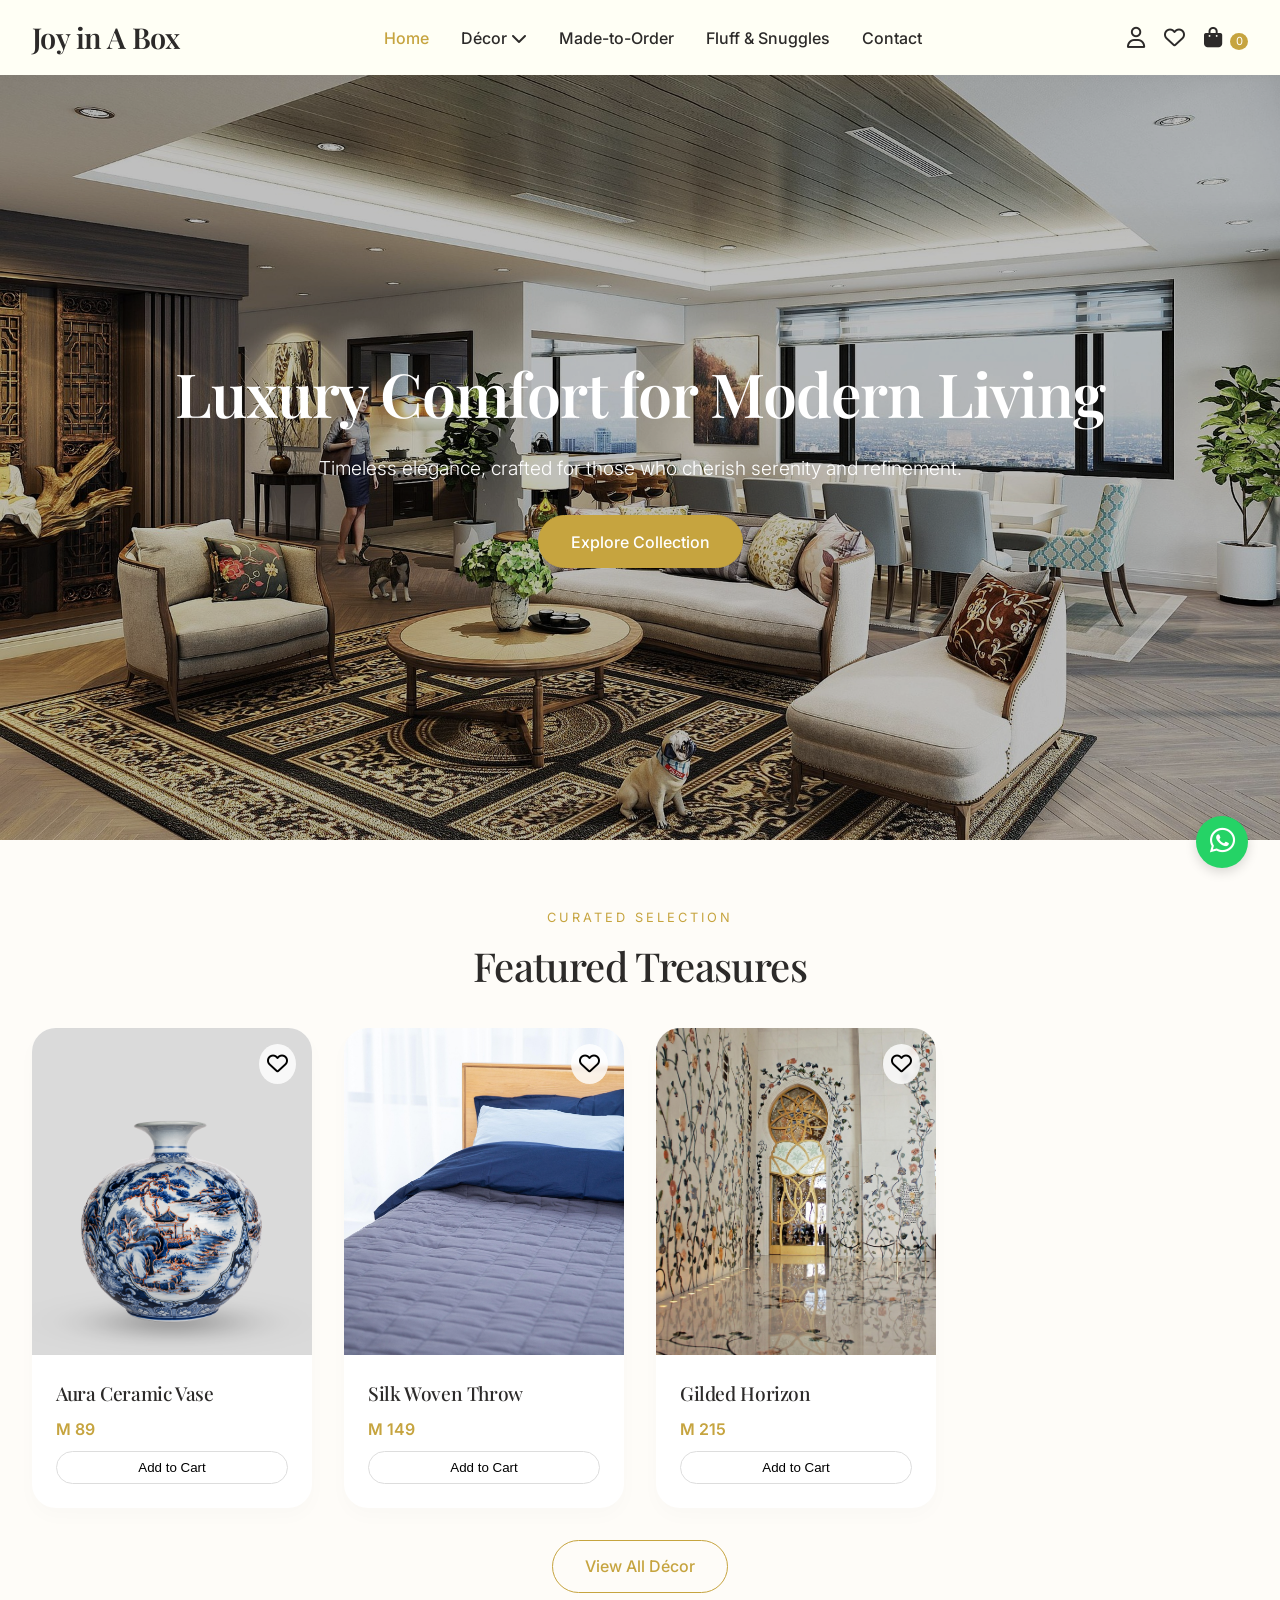
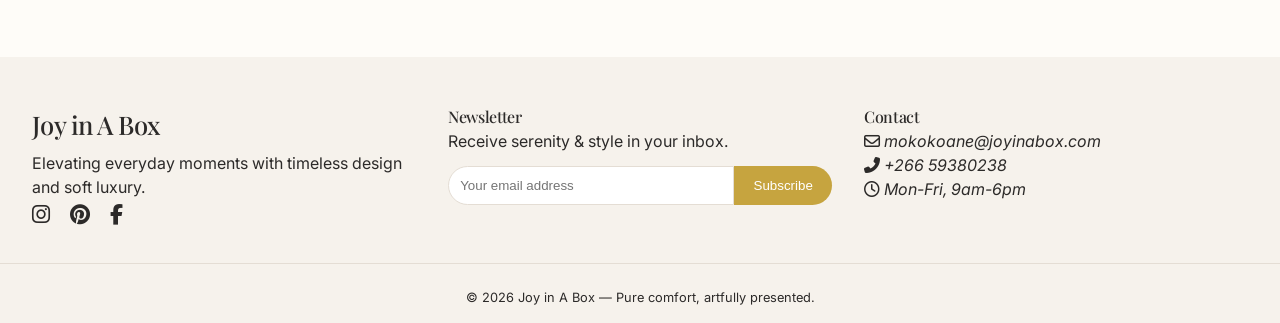
<file: index.html>
<!DOCTYPE html>
<html lang="en">
<head>
    <meta charset="UTF-8">
    <meta name="viewport" content="width=device-width, initial-scale=1.0, viewport-fit=cover">
    <title>Joy in A Box | Luxury Comfort</title>
    <link rel="preconnect" href="https://fonts.googleapis.com">
    <link rel="preconnect" href="https://fonts.gstatic.com" crossorigin>
    <link href="https://fonts.googleapis.com/css2?family=Inter:opsz,wght@14..32,300;14..32,400;14..32,500;14..32,600&family=Playfair+Display:wght@400;500;600;700&display=swap" rel="stylesheet">
    <link rel="stylesheet" href="https://cdnjs.cloudflare.com/ajax/libs/font-awesome/6.5.1/css/all.min.css">
    <link rel="stylesheet" href="styles.css">
</head>
<body>
    <header class="header">
        <div class="container header-container">
            <div class="logo">
                <a href="index.html">Joy in A Box</a>
            </div>
            <nav class="main-nav">
                <ul class="nav-links">
                    <li><a href="index.html" class="active">Home</a></li>
                    <li class="dropdown-trigger">
                        <a href="decor.html">Décor <i class="fas fa-chevron-down dropdown-arrow"></i></a>
                        <ul class="dropdown-menu">
                            <li><a href="decor.html#wall-art">Wall Art</a></li>
                            <li><a href="decor.html#vases">Vases</a></li>
                            <li><a href="decor.html#lighting">Lighting</a></li>
                        </ul>
                    </li>
                    <li><a href="made-to-order.html">Made-to-Order</a></li>
                    <li><a href="fluff-snuggles.html">Fluff & Snuggles</a></li>
                    <li><a href="contact.html">Contact</a></li>
                </ul>
            </nav>
            <div class="header-icons">
                <a href="#" aria-label="Account" class="icon-btn"><i class="far fa-user"></i></a>
                <a href="#" aria-label="Favourites" class="icon-btn"><i class="far fa-heart"></i></a>
                <a href="#" aria-label="Cart" class="icon-btn cart-icon"><i class="fas fa-shopping-bag"></i> <span class="cart-count">0</span></a>
            </div>
            <button class="mobile-menu-toggle" aria-label="Menu"><i class="fas fa-bars"></i></button>
        </div>
    </header>

    <main>
        <section class="hero">
            <div class="hero-image">
                <div class="hero-overlay"></div>
                <div class="hero-content container">
                    <h1 class="hero-title">Luxury Comfort for Modern Living</h1>
                    <p class="hero-subtitle">Timeless elegance, crafted for those who cherish serenity and refinement.</p>
                    <a href="decor.html" class="btn btn-gold">Explore Collection</a>
                </div>
            </div>
        </section>

        <section class="featured container">
            <div class="section-header">
                <span class="section-tag">Curated Selection</span>
                <h2 class="section-title">Featured Treasures</h2>
            </div>
            <div class="product-grid">
                <div class="product-card">
                    <div class="product-image">
                        <img src="images/aura-vase.png" alt="Aura Ceramic Vase">
                        <button class="fav-btn"><i class="far fa-heart"></i></button>
                    </div>
                    <div class="product-info">
                        <h3>Aura Ceramic Vase</h3>
                        <p class="price">M 89</p>
                        <button class="btn-add-cart">Add to Cart</button>
                    </div>
                </div>
                <div class="product-card">
                    <div class="product-image">
                        <img src="images/silk-throw.jpg" alt="Silk Woven Throw">
                        <button class="fav-btn"><i class="far fa-heart"></i></button>
                    </div>
                    <div class="product-info">
                        <h3>Silk Woven Throw</h3>
                        <p class="price">M 149</p>
                        <button class="btn-add-cart">Add to Cart</button>
                    </div>
                </div>
                <div class="product-card">
                    <div class="product-image">
                        <img src="images/gilded-horizon.jpg" alt="Gilded Horizon">
                        <button class="fav-btn"><i class="far fa-heart"></i></button>
                    </div>
                    <div class="product-info">
                        <h3>Gilded Horizon</h3>
                        <p class="price">M 215</p>
                        <button class="btn-add-cart">Add to Cart</button>
                    </div>
                </div>
            </div>
            <div class="cta-center">
                <a href="decor.html" class="btn btn-outline">View All Décor</a>
            </div>
        </section>
    </main>

    <footer class="footer">
        <div class="container footer-grid">
            <div class="footer-brand">
                <div class="logo-footer">Joy in A Box</div>
                <p>Elevating everyday moments with timeless design and soft luxury.</p>
                <div class="social-links">
                    <a href="#" aria-label="Instagram"><i class="fab fa-instagram"></i></a>
                    <a href="#" aria-label="Pinterest"><i class="fab fa-pinterest"></i></a>
                    <a href="#" aria-label="Facebook"><i class="fab fa-facebook-f"></i></a>
                </div>
            </div>
            <div class="footer-newsletter">
                <h4>Newsletter</h4>
                <p>Receive serenity & style in your inbox.</p>
                <form class="newsletter-form">
                    <input type="email" placeholder="Your email address" required>
                    <button type="submit">Subscribe</button>
                </form>
            </div>
            <div class="footer-contact">
                <h4>Contact</h4>
                <address>
                    <p><i class="far fa-envelope"></i> mokokoane@joyinabox.com</p>
                    <p><i class="fas fa-phone-alt"></i> +266 59380238</p>
                    <p><i class="far fa-clock"></i> Mon-Fri, 9am-6pm </p>
                </address>
            </div>
        </div>
        <div class="footer-bottom">
            <div class="container"><p>© 2026 Joy in A Box — Pure comfort, artfully presented.</p></div>
        </div>
    </footer>

    <a href="https://wa.me/18004399021" class="floating-wa" target="_blank" aria-label="WhatsApp Chat"><i class="fab fa-whatsapp"></i></a>
    <button class="scroll-top" aria-label="Scroll to top"><i class="fas fa-arrow-up"></i></button>

    <script src="script.js"></script>
</body>
</html>
</file>
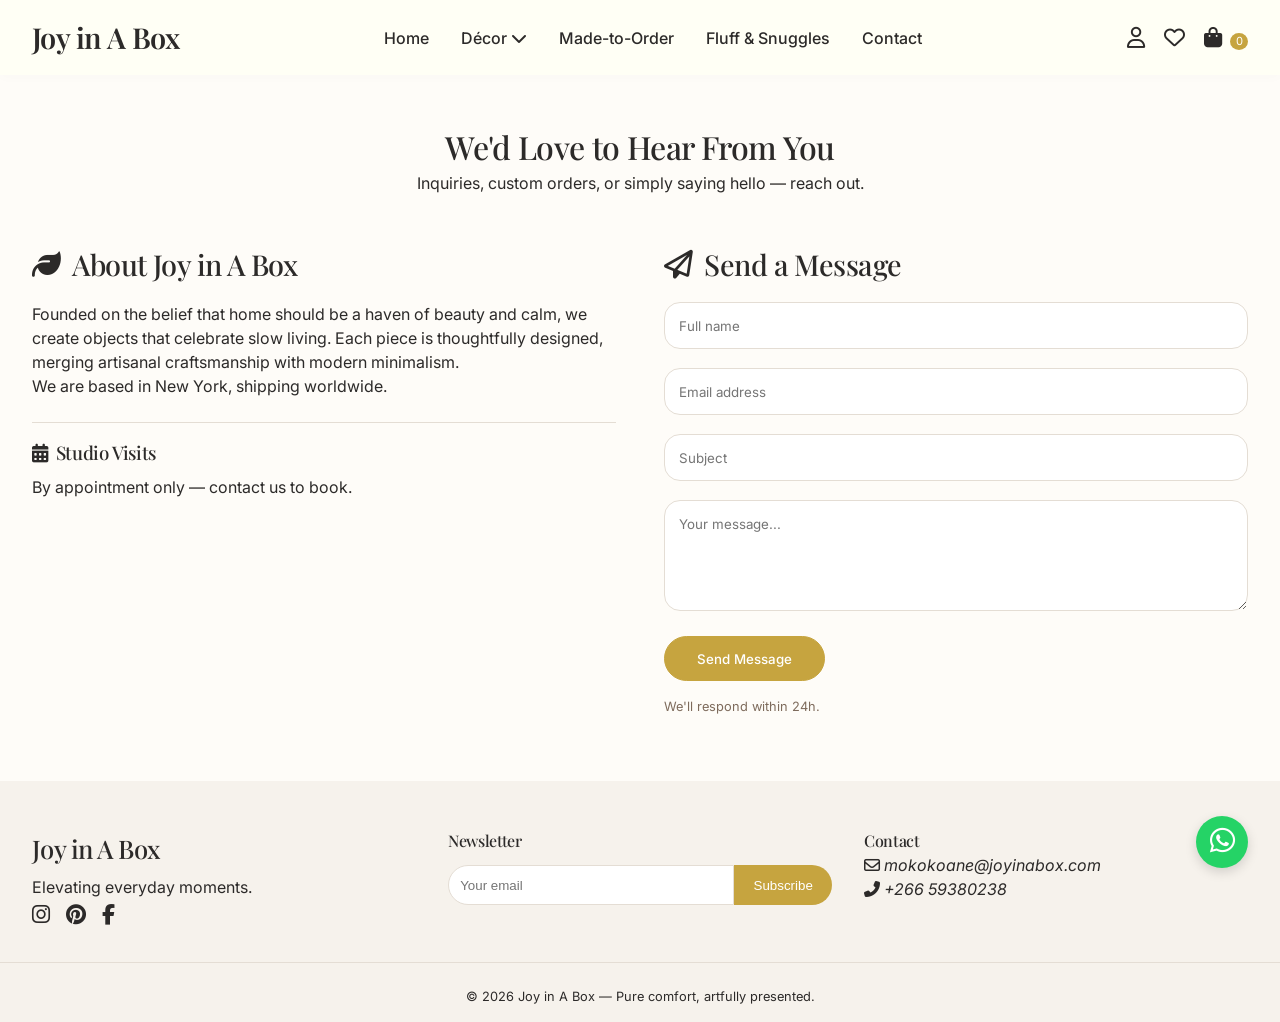
<file: contact.html>
<!DOCTYPE html>
<html lang="en">
<head>
    <meta charset="UTF-8">
    <meta name="viewport" content="width=device-width, initial-scale=1.0">
    <title>Contact | Joy in A Box</title>
    <link href="https://fonts.googleapis.com/css2?family=Inter:opsz,wght@300;400;500;600&family=Playfair+Display:wght@400;500;600;700&display=swap" rel="stylesheet">
    <link rel="stylesheet" href="https://cdnjs.cloudflare.com/ajax/libs/font-awesome/6.5.1/css/all.min.css">
    <link rel="stylesheet" href="styles.css">
</head>
<body>
    <header class="header"><div class="container header-container"><div class="logo"><a href="index.html">Joy in A Box</a></div><nav class="main-nav"><ul class="nav-links"><li><a href="index.html">Home</a></li><li class="dropdown-trigger"><a href="decor.html">Décor <i class="fas fa-chevron-down dropdown-arrow"></i></a><ul class="dropdown-menu"><li><a href="decor.html#wall-art">Wall Art</a></li><li><a href="decor.html#vases">Vases</a></li><li><a href="decor.html#lighting">Lighting</a></li></ul></li><li><a href="made-to-order.html">Made-to-Order</a></li><li><a href="fluff-snuggles.html">Fluff & Snuggles</a></li><li><a href="contact.html">Contact</a></li></ul></nav><div class="header-icons"><a href="#" class="icon-btn"><i class="far fa-user"></i></a><a href="#" class="icon-btn"><i class="far fa-heart"></i></a><a href="#" class="icon-btn cart-icon"><i class="fas fa-shopping-bag"></i> <span class="cart-count">0</span></a></div><button class="mobile-menu-toggle"><i class="fas fa-bars"></i></button></div></header>

    <main>
        <div class="page-header container">
            <h1>We'd Love to Hear From You</h1>
            <p>Inquiries, custom orders, or simply saying hello — reach out.</p>
        </div>

        <div class="contact-grid container">
            <div class="about-us">
                <h2><i class="fas fa-leaf"></i> About Joy in A Box</h2>
                <p>Founded on the belief that home should be a haven of beauty and calm, we create objects that celebrate slow living. Each piece is thoughtfully designed, merging artisanal craftsmanship with modern minimalism.</p>
                <p>We are based in New York, shipping worldwide.</p>
                <div class="store-hours">
                    <h3><i class="fas fa-calendar-alt"></i> Studio Visits</h3>
                    <p>By appointment only — contact us to book.</p>
                </div>
            </div>
            <div class="contact-form-wrapper">
                <h2><i class="far fa-paper-plane"></i> Send a Message</h2>
                <form class="contact-form" id="contactForm">
                    <div class="form-group"><input type="text" placeholder="Full name" required></div>
                    <div class="form-group"><input type="email" placeholder="Email address" required></div>
                    <div class="form-group"><input type="text" placeholder="Subject"></div>
                    <div class="form-group"><textarea rows="5" placeholder="Your message..." required></textarea></div>
                    <button type="submit" class="btn btn-gold">Send Message</button>
                    <p class="form-note">We'll respond within 24h.</p>
                </form>
            </div>
        </div>
    </main>

    <footer class="footer"><div class="container footer-grid"><div class="footer-brand"><div class="logo-footer">Joy in A Box</div><p>Elevating everyday moments.</p><div class="social-links"><a href="#"><i class="fab fa-instagram"></i></a><a href="#"><i class="fab fa-pinterest"></i></a><a href="#"><i class="fab fa-facebook-f"></i></a></div></div><div class="footer-newsletter"><h4>Newsletter</h4><form class="newsletter-form"><input type="email" placeholder="Your email"><button>Subscribe</button></form></div><div class="footer-contact"><h4>Contact</h4><address><p><i class="far fa-envelope"></i> mokokoane@joyinabox.com</p><p><i class="fas fa-phone-alt"></i> +266 59380238</p></address></div></div><div class="footer-bottom"><div class="container"><p>© 2026 Joy in A Box — Pure comfort, artfully presented.</p></div></div></footer>
    <a href="https://wa.me/18004399021" class="floating-wa"><i class="fab fa-whatsapp"></i></a>
    <button class="scroll-top"><i class="fas fa-arrow-up"></i></button>
    <script src="script.js"></script>
</body>
</html>
</file>
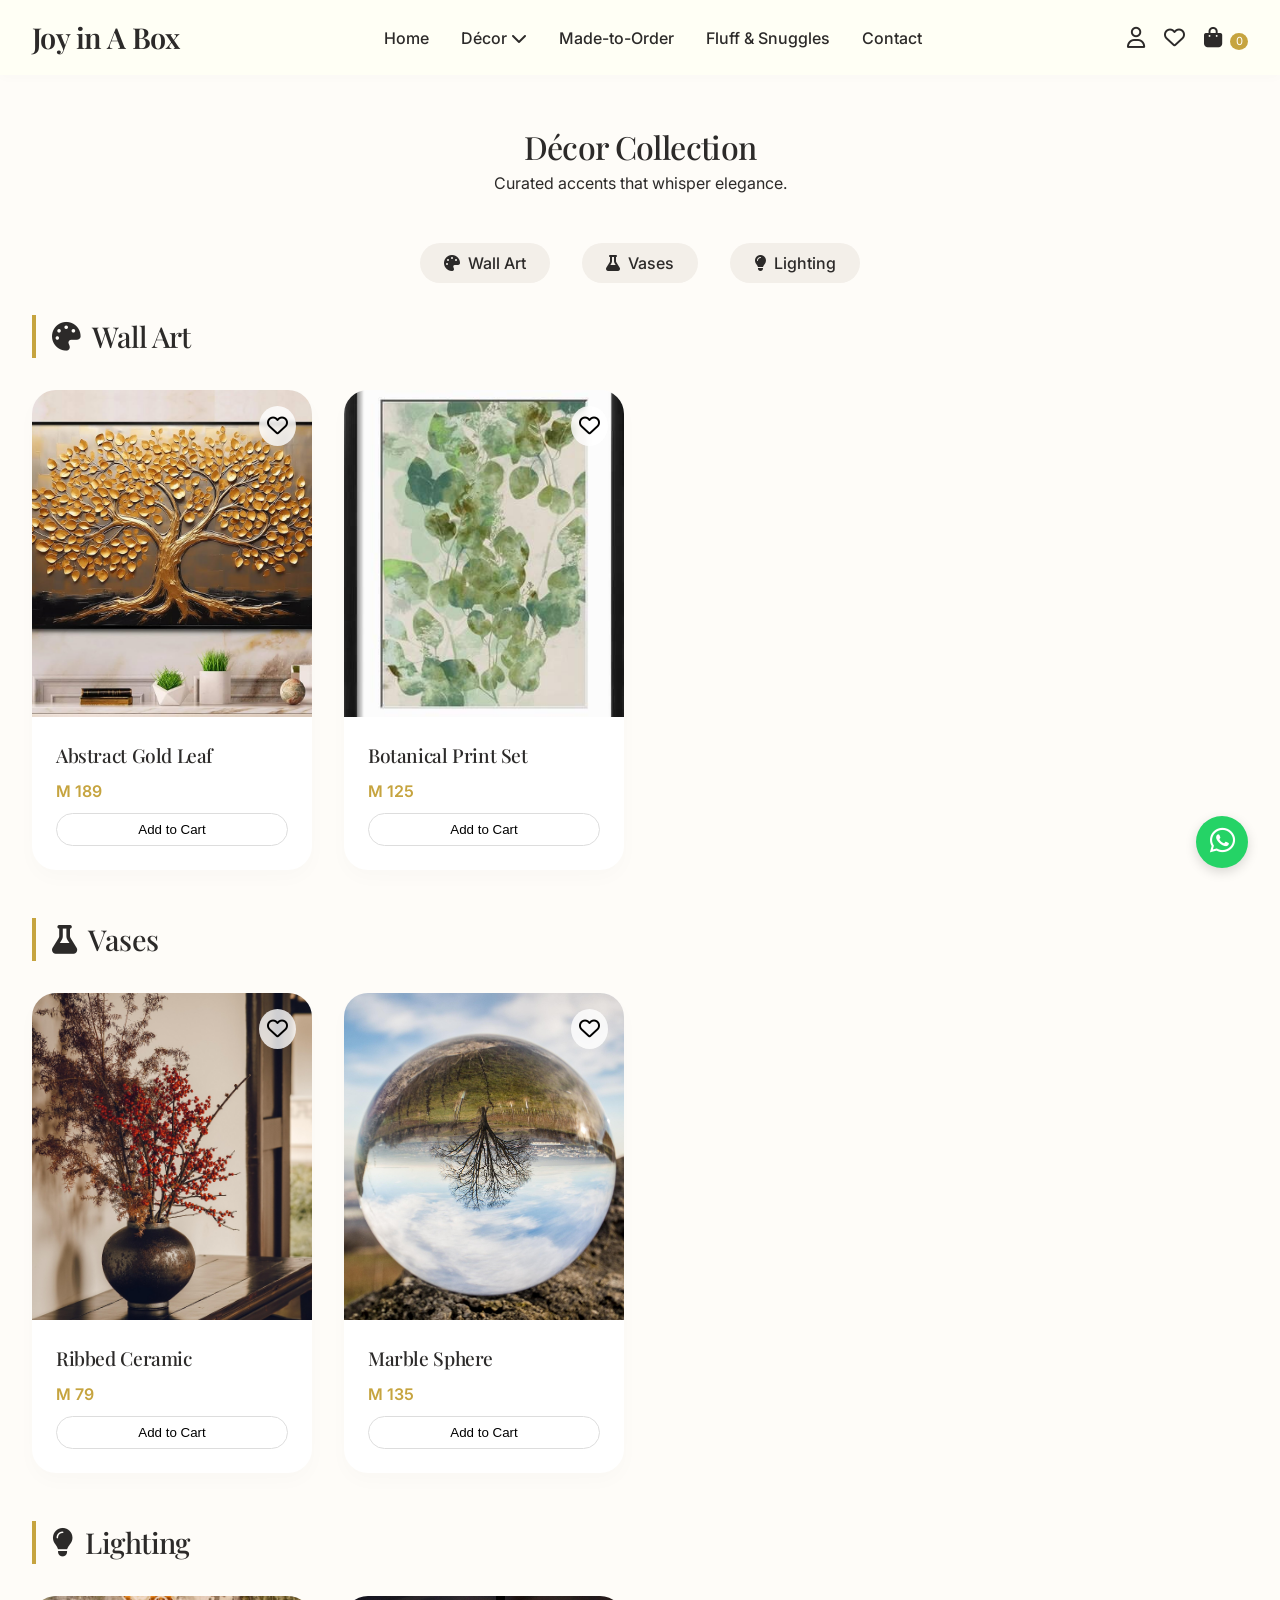
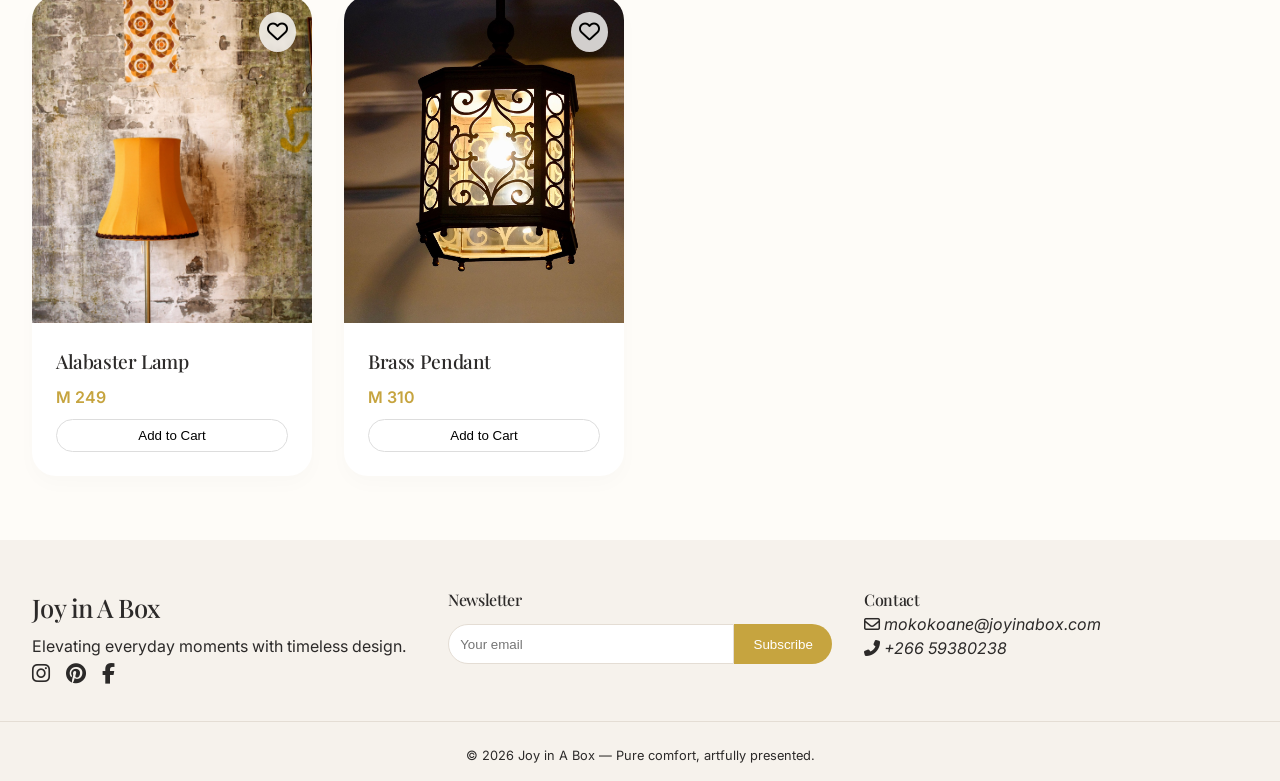
<file: decor.html>
<!DOCTYPE html>
<html lang="en">
<head>
    <meta charset="UTF-8">
    <meta name="viewport" content="width=device-width, initial-scale=1.0">
    <title>Décor | Joy in A Box</title>
    <link rel="preconnect" href="https://fonts.googleapis.com">
    <link href="https://fonts.googleapis.com/css2?family=Inter:opsz,wght@300;400;500;600&family=Playfair+Display:wght@400;500;600;700&display=swap" rel="stylesheet">
    <link rel="stylesheet" href="https://cdnjs.cloudflare.com/ajax/libs/font-awesome/6.5.1/css/all.min.css">
    <link rel="stylesheet" href="styles.css">
</head>
<body>
    <header class="header">
        <div class="container header-container">
            <div class="logo"><a href="index.html">Joy in A Box</a></div>
            <nav class="main-nav">
                <ul class="nav-links">
                    <li><a href="index.html">Home</a></li>
                    <li class="dropdown-trigger"><a href="decor.html">Décor <i class="fas fa-chevron-down dropdown-arrow"></i></a>
                        <ul class="dropdown-menu">
                            <li><a href="#wall-art">Wall Art</a></li>
                            <li><a href="#vases">Vases</a></li>
                            <li><a href="#lighting">Lighting</a></li>
                        </ul>
                    </li>
                    <li><a href="made-to-order.html">Made-to-Order</a></li>
                    <li><a href="fluff-snuggles.html">Fluff & Snuggles</a></li>
                    <li><a href="contact.html">Contact</a></li>
                </ul>
            </nav>
            <div class="header-icons"><a href="#" class="icon-btn"><i class="far fa-user"></i></a><a href="#" class="icon-btn"><i class="far fa-heart"></i></a><a href="#" class="icon-btn cart-icon"><i class="fas fa-shopping-bag"></i> <span class="cart-count">0</span></a></div>
            <button class="mobile-menu-toggle"><i class="fas fa-bars"></i></button>
        </div>
    </header>

    <main>
        <div class="page-header container">
            <h1>Décor Collection</h1>
            <p>Curated accents that whisper elegance.</p>
        </div>

        <div class="decor-categories container">
            <ul class="categories-list">
                <li><span class="cat-badge"><i class="fas fa-palette"></i> Wall Art</span></li>
                <li><span class="cat-badge"><i class="fas fa-flask"></i> Vases</span></li>
                <li><span class="cat-badge"><i class="fas fa-lightbulb"></i> Lighting</span></li>
            </ul>
        </div>

        <div class="container">
            <section id="wall-art" class="decor-section">
                <h2><i class="fas fa-palette"></i> Wall Art</h2>
                <div class="product-grid">
                    <div class="product-card"><div class="product-image"><img src="images/abstract-gold-leaf.jpg" alt="Abstract Gold Leaf"><button class="fav-btn"><i class="far fa-heart"></i></button></div><div class="product-info"><h3>Abstract Gold Leaf</h3><p class="price">M 189</p><button class="btn-add-cart">Add to Cart</button></div></div>
                    <div class="product-card"><div class="product-image"><img src="images/botanical-print.jpg" alt="Botanical Print"><button class="fav-btn"><i class="far fa-heart"></i></button></div><div class="product-info"><h3>Botanical Print Set</h3><p class="price">M 125</p><button class="btn-add-cart">Add to Cart</button></div></div>
                </div>
            </section>
            <section id="vases" class="decor-section">
                <h2><i class="fas fa-flask"></i> Vases</h2>
                <div class="product-grid">
                    <div class="product-card"><div class="product-image"><img src="images/ribbed-ceramic.jpg" alt="Ribbed Ceramic"><button class="fav-btn"><i class="far fa-heart"></i></button></div><div class="product-info"><h3>Ribbed Ceramic</h3><p class="price">M 79</p><button class="btn-add-cart">Add to Cart</button></div></div>
                    <div class="product-card"><div class="product-image"><img src="images/marble-sphere.jpg" alt="Marble Sphere"><button class="fav-btn"><i class="far fa-heart"></i></button></div><div class="product-info"><h3>Marble Sphere</h3><p class="price">M 135</p><button class="btn-add-cart">Add to Cart</button></div></div>
                </div>
            </section>
            <section id="lighting" class="decor-section">
                <h2><i class="fas fa-lightbulb"></i> Lighting</h2>
                <div class="product-grid">
                    <div class="product-card"><div class="product-image"><img src="images/alabaster-lamp.jpg" alt="Alabaster Lamp"><button class="fav-btn"><i class="far fa-heart"></i></button></div><div class="product-info"><h3>Alabaster Lamp</h3><p class="price">M 249</p><button class="btn-add-cart">Add to Cart</button></div></div>
                    <div class="product-card"><div class="product-image"><img src="images/brass-pendant.jpg" alt="Brass Pendant"><button class="fav-btn"><i class="far fa-heart"></i></button></div><div class="product-info"><h3>Brass Pendant</h3><p class="price">M 310</p><button class="btn-add-cart">Add to Cart</button></div></div>
                </div>
            </section>
        </div>
    </main>

    <footer class="footer"><div class="container footer-grid"><div class="footer-brand"><div class="logo-footer">Joy in A Box</div><p>Elevating everyday moments with timeless design.</p><div class="social-links"><a href="#"><i class="fab fa-instagram"></i></a><a href="#"><i class="fab fa-pinterest"></i></a><a href="#"><i class="fab fa-facebook-f"></i></a></div></div><div class="footer-newsletter"><h4>Newsletter</h4><form class="newsletter-form"><input type="email" placeholder="Your email"><button>Subscribe</button></form></div><div class="footer-contact"><h4>Contact</h4><address><p><i class="far fa-envelope"></i> mokokoane@joyinabox.com</p><p><i class="fas fa-phone-alt"></i> +266 59380238</p></address></div></div><div class="footer-bottom"><div class="container"><p>© 2026 Joy in A Box — Pure comfort, artfully presented.</p></div></div></footer>
    <a href="https://wa.me/18004399021" class="floating-wa" target="_blank"><i class="fab fa-whatsapp"></i></a>
    <button class="scroll-top"><i class="fas fa-arrow-up"></i></button>
    <script src="script.js"></script>
</body>
</html>
</file>
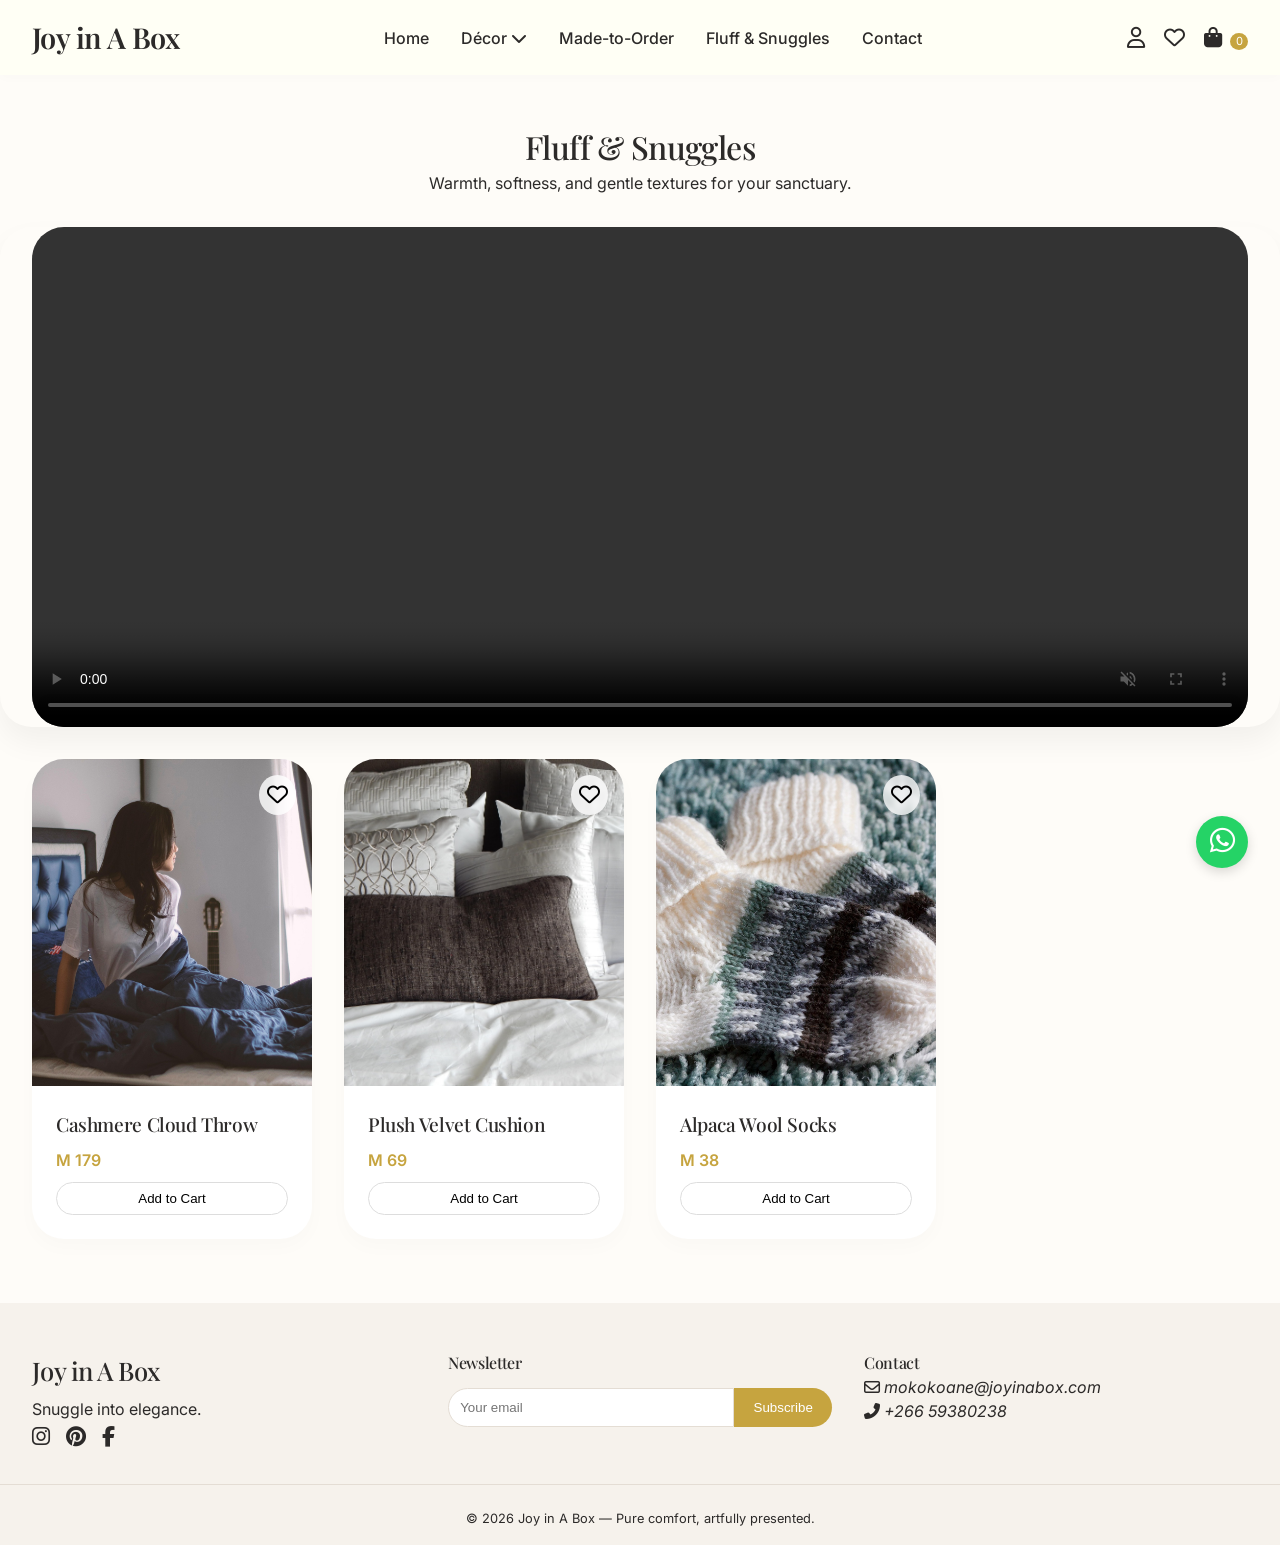
<file: fluff-snuggles.html>
<!DOCTYPE html>
<html lang="en">
<head>
    <meta charset="UTF-8">
    <meta name="viewport" content="width=device-width, initial-scale=1.0">
    <title>Fluff & Snuggles | Joy in A Box</title>
    <link href="https://fonts.googleapis.com/css2?family=Inter:opsz,wght@300;400;500;600&family=Playfair+Display:wght@400;500;600;700&display=swap" rel="stylesheet">
    <link rel="stylesheet" href="https://cdnjs.cloudflare.com/ajax/libs/font-awesome/6.5.1/css/all.min.css">
    <link rel="stylesheet" href="styles.css">
</head>
<body>
    <header class="header"><div class="container header-container"><div class="logo"><a href="index.html">Joy in A Box</a></div><nav class="main-nav"><ul class="nav-links"><li><a href="index.html">Home</a></li><li class="dropdown-trigger"><a href="decor.html">Décor <i class="fas fa-chevron-down dropdown-arrow"></i></a><ul class="dropdown-menu"><li><a href="decor.html#wall-art">Wall Art</a></li><li><a href="decor.html#vases">Vases</a></li><li><a href="decor.html#lighting">Lighting</a></li></ul></li><li><a href="made-to-order.html">Made-to-Order</a></li><li><a href="fluff-snuggles.html">Fluff & Snuggles</a></li><li><a href="contact.html">Contact</a></li></ul></nav><div class="header-icons"><a href="#" class="icon-btn"><i class="far fa-user"></i></a><a href="#" class="icon-btn"><i class="far fa-heart"></i></a><a href="#" class="icon-btn cart-icon"><i class="fas fa-shopping-bag"></i> <span class="cart-count">0</span></a></div><button class="mobile-menu-toggle"><i class="fas fa-bars"></i></button></div></header>

    <main>
        <div class="cozy-hero container">
            <h1>Fluff & Snuggles</h1>
            <p>Warmth, softness, and gentle textures for your sanctuary.</p>
        </div>

        <div class="video-wrapper container">
            <video width="100%" height="500" controls autoplay muted loop>
                <source src="videos/cozy-comfort.mp4" type="video/mp4">
                Your browser does not support the video tag.
            </video>
        </div>

        <div class="container">
            <div class="product-grid soft-grid">
                <div class="product-card soft-card">
                    <div class="product-image"><img src="images/cashmere-throw.jpg" alt="Cashmere Cloud Throw"><button class="fav-btn"><i class="far fa-heart"></i></button></div>
                    <div class="product-info"><h3>Cashmere Cloud Throw</h3><p class="price">M 179</p><button class="btn-add-cart">Add to Cart</button></div>
                </div>
                <div class="product-card soft-card">
                    <div class="product-image"><img src="images/velvet-cushion.jpg" alt="Plush Velvet Cushion"><button class="fav-btn"><i class="far fa-heart"></i></button></div>
                    <div class="product-info"><h3>Plush Velvet Cushion</h3><p class="price">M 69</p><button class="btn-add-cart">Add to Cart</button></div>
                </div>
                <div class="product-card soft-card">
                    <div class="product-image"><img src="images/alpaca-socks.jpg" alt="Alpaca Wool Socks"><button class="fav-btn"><i class="far fa-heart"></i></button></div>
                    <div class="product-info"><h3>Alpaca Wool Socks</h3><p class="price">M 38</p><button class="btn-add-cart">Add to Cart</button></div>
                </div>
            </div>
        </div>
    </main>

    <footer class="footer"><div class="container footer-grid"><div class="footer-brand"><div class="logo-footer">Joy in A Box</div><p>Snuggle into elegance.</p><div class="social-links"><a href="#"><i class="fab fa-instagram"></i></a><a href="#"><i class="fab fa-pinterest"></i></a><a href="#"><i class="fab fa-facebook-f"></i></a></div></div><div class="footer-newsletter"><h4>Newsletter</h4><form class="newsletter-form"><input type="email" placeholder="Your email"><button>Subscribe</button></form></div><div class="footer-contact"><h4>Contact</h4><address><p><i class="far fa-envelope"></i> mokokoane@joyinabox.com</p><p><i class="fas fa-phone-alt"></i> +266 59380238</p></address></div></div><div class="footer-bottom"><div class="container"><p>© 2026 Joy in A Box — Pure comfort, artfully presented.</p></div></div></footer>
    <a href="https://wa.me/18004399021" class="floating-wa"><i class="fab fa-whatsapp"></i></a>
    <button class="scroll-top"><i class="fas fa-arrow-up"></i></button>
    <script src="script.js"></script>
</body>
</html>
</file>
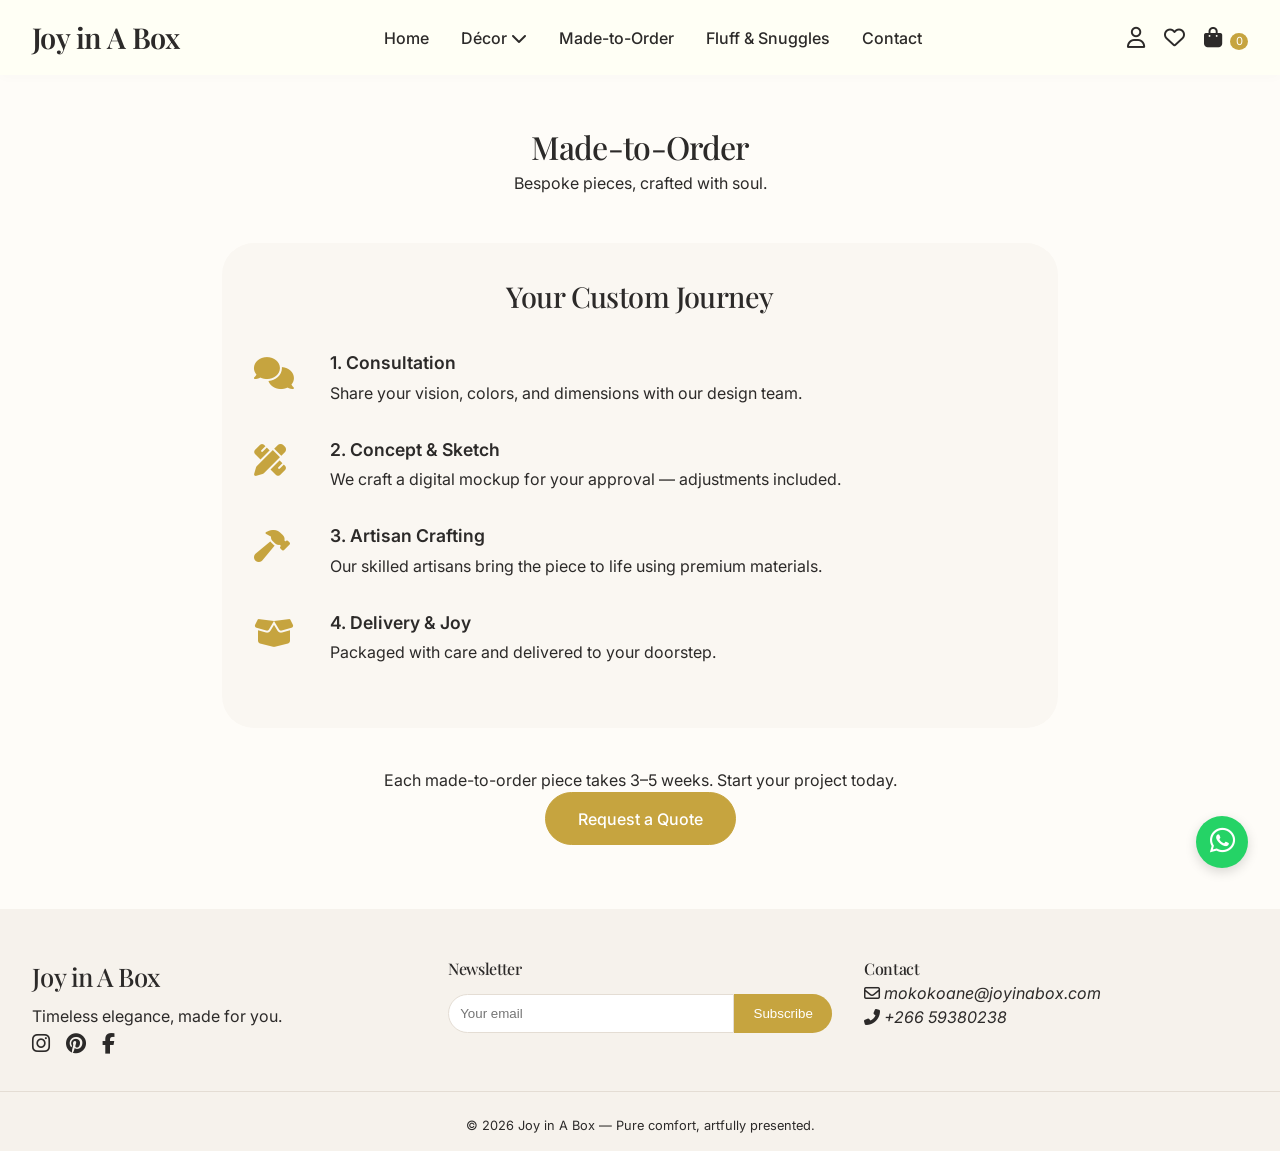
<file: made-to-order.html>
<!DOCTYPE html>
<html lang="en">
<head>
    <meta charset="UTF-8">
    <meta name="viewport" content="width=device-width, initial-scale=1.0">
    <title>Made-to-Order | Joy in A Box</title>
    <link href="https://fonts.googleapis.com/css2?family=Inter:opsz,wght@300;400;500;600&family=Playfair+Display:wght@400;500;600;700&display=swap" rel="stylesheet">
    <link rel="stylesheet" href="https://cdnjs.cloudflare.com/ajax/libs/font-awesome/6.5.1/css/all.min.css">
    <link rel="stylesheet" href="styles.css">
</head>
<body>
    <header class="header"><div class="container header-container"><div class="logo"><a href="index.html">Joy in A Box</a></div><nav class="main-nav"><ul class="nav-links"><li><a href="index.html">Home</a></li><li class="dropdown-trigger"><a href="decor.html">Décor <i class="fas fa-chevron-down dropdown-arrow"></i></a><ul class="dropdown-menu"><li><a href="decor.html#wall-art">Wall Art</a></li><li><a href="decor.html#vases">Vases</a></li><li><a href="decor.html#lighting">Lighting</a></li></ul></li><li><a href="made-to-order.html">Made-to-Order</a></li><li><a href="fluff-snuggles.html">Fluff & Snuggles</a></li><li><a href="contact.html">Contact</a></li></ul></nav><div class="header-icons"><a href="#" class="icon-btn"><i class="far fa-user"></i></a><a href="#" class="icon-btn"><i class="far fa-heart"></i></a><a href="#" class="icon-btn cart-icon"><i class="fas fa-shopping-bag"></i> <span class="cart-count">0</span></a></div><button class="mobile-menu-toggle"><i class="fas fa-bars"></i></button></div></header>

    <main>
        <div class="page-header container">
            <h1>Made-to-Order</h1>
            <p>Bespoke pieces, crafted with soul.</p>
        </div>

        <div class="container made-to-order-container">
            <div class="process-timeline">
                <h2 class="timeline-title">Your Custom Journey</h2>
                <ol class="ordered-steps">
                    <li>
                        <div class="step-icon"><i class="fas fa-comments"></i></div>
                        <div class="step-content"><strong>1. Consultation</strong><p>Share your vision, colors, and dimensions with our design team.</p></div>
                    </li>
                    <li>
                        <div class="step-icon"><i class="fas fa-pencil-ruler"></i></div>
                        <div class="step-content"><strong>2. Concept & Sketch</strong><p>We craft a digital mockup for your approval — adjustments included.</p></div>
                    </li>
                    <li>
                        <div class="step-icon"><i class="fas fa-hammer"></i></div>
                        <div class="step-content"><strong>3. Artisan Crafting</strong><p>Our skilled artisans bring the piece to life using premium materials.</p></div>
                    </li>
                    <li>
                        <div class="step-icon"><i class="fas fa-box-open"></i></div>
                        <div class="step-content"><strong>4. Delivery & Joy</strong><p>Packaged with care and delivered to your doorstep.</p></div>
                    </li>
                </ol>
            </div>
            <div class="custom-cta">
                <p>Each made-to-order piece takes 3–5 weeks. Start your project today.</p>
                <a href="contact.html" class="btn btn-gold">Request a Quote</a>
            </div>
        </div>
    </main>

    <footer class="footer"><div class="container footer-grid"><div class="footer-brand"><div class="logo-footer">Joy in A Box</div><p>Timeless elegance, made for you.</p><div class="social-links"><a href="#"><i class="fab fa-instagram"></i></a><a href="#"><i class="fab fa-pinterest"></i></a><a href="#"><i class="fab fa-facebook-f"></i></a></div></div><div class="footer-newsletter"><h4>Newsletter</h4><form class="newsletter-form"><input type="email" placeholder="Your email"><button>Subscribe</button></form></div><div class="footer-contact"><h4>Contact</h4><address><p><i class="far fa-envelope"></i> mokokoane@joyinabox.com</p><p><i class="fas fa-phone-alt"></i> +266 59380238</p></address></div></div><div class="footer-bottom"><div class="container"><p>© 2026 Joy in A Box — Pure comfort, artfully presented.</p></div></div></footer>
    <a href="https://wa.me/18004399021" class="floating-wa"><i class="fab fa-whatsapp"></i></a>
    <button class="scroll-top"><i class="fas fa-arrow-up"></i></button>
    <script src="script.js"></script>
</body>
</html>
</file>
<file: styles.css>
* {
    margin: 0;
    padding: 0;
    box-sizing: border-box;
}

body {
    font-family: 'Inter', sans-serif;
    background-color: #FEFCF8;
    color: #2C2A29;
    line-height: 1.5;
}

h1, h2, h3, h4, .logo, .logo-footer, .hero-title, .section-title {
    font-family: 'Playfair Display', serif;
    font-weight: 500;
    letter-spacing: -0.02em;
}

.container {
    max-width: 1280px;
    margin: 0 auto;
    padding: 0 2rem;
}

.btn {
    display: inline-block;
    padding: 0.85rem 2rem;
    border-radius: 2rem;
    font-weight: 500;
    transition: all 0.3s ease;
    text-decoration: none;
    border: 1px solid transparent;
    cursor: pointer;
    font-family: 'Inter', sans-serif;
}

.btn-gold {
    background-color: #C6A43F;
    color: white;
    border-color: #C6A43F;
}

.btn-gold:hover {
    background-color: #B28C32;
    transform: translateY(-2px);
    box-shadow: 0 10px 20px rgba(0,0,0,0.05);
}

.btn-outline {
    border: 1px solid #C6A43F;
    color: #C6A43F;
    background: transparent;
}

.btn-outline:hover {
    background: #C6A43F;
    color: white;
}

.header {
    background: #FFFFFF;
    box-shadow: 0 2px 12px rgba(0,0,0,0.02);
    position: sticky;
    top: 0;
    z-index: 1000;
    backdrop-filter: blur(4px);
    background-color: rgba(255,255,245,0.96);
}

.header-container {
    display: flex;
    justify-content: space-between;
    align-items: center;
    padding: 1rem 2rem;
    flex-wrap: wrap;
}

.logo a {
    font-size: 1.8rem;
    font-weight: 600;
    text-decoration: none;
    color: #2C2A29;
    letter-spacing: -0.02em;
    font-family: 'Playfair Display', serif;
}

.nav-links {
    display: flex;
    gap: 2rem;
    list-style: none;
}

.nav-links li a {
    text-decoration: none;
    color: #2C2A29;
    font-weight: 500;
    transition: color 0.2s;
}

.nav-links li a:hover, .nav-links li a.active {
    color: #C6A43F;
}

.dropdown-trigger {
    position: relative;
}

.dropdown-menu {
    position: absolute;
    top: 100%;
    left: 0;
    background: white;
    list-style: none;
    padding: 0.75rem 0;
    border-radius: 1rem;
    box-shadow: 0 12px 28px rgba(0,0,0,0.05);
    min-width: 140px;
    opacity: 0;
    visibility: hidden;
    transition: all 0.2s;
    z-index: 10;
}

.dropdown-trigger:hover .dropdown-menu {
    opacity: 1;
    visibility: visible;
}

.dropdown-menu li a {
    display: block;
    padding: 0.5rem 1.5rem;
    color: #2C2A29;
}

.header-icons {
    display: flex;
    gap: 1.2rem;
    align-items: center;
}

.icon-btn {
    font-size: 1.3rem;
    text-decoration: none;
    color: #2C2A29;
    transition: color 0.2s;
}

.cart-icon {
    position: relative;
}
.cart-count {
    font-size: 0.7rem;
    background: #C6A43F;
    color: white;
    border-radius: 50%;
    width: 18px;
    display: inline-block;
    text-align: center;
    margin-left: 2px;
}

.mobile-menu-toggle {
    display: none;
    background: none;
    border: none;
    font-size: 1.8rem;
    cursor: pointer;
}

.hero-image {
    background-image: url('images/hero-luxury-interior.jpg');
    background-size: cover;
    background-position: center 40%;
    height: 85vh;
    position: relative;
    display: flex;
    align-items: center;
    justify-content: center;
}
.hero-overlay {
    position: absolute;
    inset: 0;
    background: rgba(0,0,0,0.25);
}
.hero-content {
    position: relative;
    text-align: center;
    color: white;
    z-index: 2;
}
.hero-title {
    font-size: 3.8rem;
    margin-bottom: 1rem;
    font-weight: 600;
}
.hero-subtitle {
    font-size: 1.2rem;
    margin-bottom: 2rem;
    font-weight: 300;
}

.section-header {
    text-align: center;
    margin: 4rem 0 2rem;
}
.section-tag {
    font-size: 0.8rem;
    letter-spacing: 3px;
    text-transform: uppercase;
    color: #C6A43F;
}
.section-title {
    font-size: 2.5rem;
    margin-top: 0.5rem;
}

.product-grid {
    display: grid;
    grid-template-columns: repeat(auto-fill, minmax(280px, 1fr));
    gap: 2rem;
    margin: 2rem 0;
}

.product-card {
    background: white;
    border-radius: 1.5rem;
    overflow: hidden;
    transition: all 0.3s ease;
    box-shadow: 0 8px 20px rgba(0,0,0,0.02);
}
.product-card:hover {
    transform: translateY(-6px);
    box-shadow: 0 24px 36px rgba(0,0,0,0.05);
}
.product-image {
    position: relative;
}
.product-image img {
    width: 100%;
    aspect-ratio: 6 / 7;
    object-fit: cover;
    display: block;
}
.fav-btn {
    position: absolute;
    top: 1rem;
    right: 1rem;
    background: rgba(255,255,255,0.8);
    border: none;
    font-size: 1.3rem;
    padding: 0.5rem;
    border-radius: 50%;
    cursor: pointer;
    backdrop-filter: blur(2px);
    transition: all 0.2s;
}
.fav-btn:hover {
    background: white;
    transform: scale(1.05);
}
.product-info {
    padding: 1.5rem;
}
.product-info h3 {
    font-size: 1.2rem;
    font-weight: 500;
}
.price {
    font-weight: 600;
    margin: 0.6rem 0;
    color: #C6A43F;
}
.btn-add-cart {
    background: none;
    border: 1px solid #ddd;
    padding: 0.5rem 1rem;
    border-radius: 2rem;
    cursor: pointer;
    width: 100%;
    transition: 0.2s;
}
.btn-add-cart:hover {
    background: #C6A43F;
    border-color: #C6A43F;
    color: white;
}
.cta-center {
    text-align: center;
    margin: 2rem 0 4rem;
}

.footer {
    background: #F6F2EC;
    padding: 3rem 0 1rem;
    margin-top: 4rem;
}
.footer-grid {
    display: grid;
    grid-template-columns: 1fr 1fr 1fr;
    gap: 2rem;
}
.logo-footer {
    font-size: 1.6rem;
    font-family: 'Playfair Display', serif;
    margin-bottom: 0.5rem;
}
.social-links a {
    text-decoration: none;
    margin-right: 1rem;
    font-size: 1.3rem;
    color: #2C2A29;
    transition: color 0.2s;
}
.social-links a:hover {
    color: #C6A43F;
}
.newsletter-form {
    display: flex;
    margin-top: 0.8rem;
}
.newsletter-form input {
    flex: 1;
    padding: 0.7rem;
    border: 1px solid #E4DDD4;
    border-radius: 3rem 0 0 3rem;
    outline: none;
}
.newsletter-form button {
    background: #C6A43F;
    border: none;
    padding: 0 1.2rem;
    border-radius: 0 3rem 3rem 0;
    color: white;
    cursor: pointer;
    transition: background 0.2s;
}
.newsletter-form button:hover {
    background: #B28C32;
}
.footer-bottom {
    border-top: 1px solid #E4DDD4;
    text-align: center;
    margin-top: 2rem;
    padding-top: 1.5rem;
    font-size: 0.8rem;
}

.floating-wa {
    position: fixed;
    bottom: 2rem;
    right: 2rem;
    background: #25D366;
    color: white;
    font-size: 1.8rem;
    padding: 0.6rem;
    width: 52px;
    height: 52px;
    border-radius: 50%;
    text-align: center;
    line-height: 1;
    text-decoration: none;
    box-shadow: 0 4px 12px rgba(0,0,0,0.15);
    z-index: 99;
    transition: transform 0.2s;
}
.floating-wa:hover {
    transform: scale(1.05);
}
.scroll-top {
    position: fixed;
    bottom: 2rem;
    right: 6rem;
    background: #C6A43F;
    border: none;
    width: 45px;
    height: 45px;
    border-radius: 50%;
    font-size: 1.2rem;
    cursor: pointer;
    opacity: 0.7;
    transition: 0.2s;
    z-index: 99;
    color: white;
}
.scroll-top:hover {
    opacity: 1;
    transform: translateY(-2px);
}

.page-header {
    text-align: center;
    margin: 3rem auto;
}
.categories-list {
    display: flex;
    justify-content: center;
    gap: 2rem;
    list-style: none;
    margin: 2rem 0;
}
.cat-badge {
    background: #F3EFE9;
    padding: 0.5rem 1.5rem;
    border-radius: 3rem;
    font-weight: 500;
    display: inline-flex;
    align-items: center;
    gap: 0.5rem;
}
.decor-section {
    margin-bottom: 3rem;
}
.decor-section h2 {
    font-size: 1.8rem;
    border-left: 4px solid #C6A43F;
    padding-left: 1rem;
    margin: 2rem 0 1rem;
    display: flex;
    align-items: center;
    gap: 0.75rem;
}

.made-to-order-container {
    max-width: 900px;
    margin: 2rem auto;
}
.process-timeline {
    background: #FAF7F2;
    border-radius: 2rem;
    padding: 2rem;
}
.timeline-title {
    text-align: center;
    margin-bottom: 2rem;
    font-size: 1.8rem;
}
.ordered-steps {
    list-style: none;
    padding: 0;
}
.ordered-steps li {
    display: flex;
    gap: 1rem;
    margin-bottom: 2rem;
    align-items: flex-start;
}
.step-icon {
    font-size: 2rem;
    min-width: 60px;
    color: #C6A43F;
}
.step-content strong {
    font-weight: 600;
    display: block;
    margin-bottom: 0.25rem;
    font-size: 1.1rem;
}
.custom-cta {
    text-align: center;
    margin-top: 2.5rem;
}

.cozy-hero {
    text-align: center;
    margin: 3rem auto 1rem;
}
.video-wrapper {
    margin: 2rem auto;
    border-radius: 2rem;
    overflow: hidden;
    box-shadow: 0 15px 30px rgba(0,0,0,0.05);
}
.video-wrapper video {
    display: block;
    border-radius: 2rem;
}
.soft-card {
    border-radius: 2rem;
}

.contact-grid {
    display: grid;
    grid-template-columns: 1fr 1fr;
    gap: 3rem;
    margin: 3rem auto;
}
.about-us h2, .contact-form-wrapper h2 {
    font-size: 1.8rem;
    margin-bottom: 1rem;
    display: flex;
    align-items: center;
    gap: 0.75rem;
}
.store-hours {
    margin-top: 1.5rem;
    padding-top: 1rem;
    border-top: 1px solid #E4DDD4;
}
.store-hours h3 {
    margin-bottom: 0.5rem;
    display: flex;
    align-items: center;
    gap: 0.5rem;
}
.form-group {
    margin-bottom: 1.2rem;
}
.form-group input, .form-group textarea {
    width: 100%;
    padding: 0.9rem;
    border: 1px solid #E4DDD4;
    border-radius: 1rem;
    background: white;
    font-family: 'Inter', sans-serif;
    transition: border-color 0.2s;
}
.form-group input:focus, .form-group textarea:focus {
    outline: none;
    border-color: #C6A43F;
}
.form-note {
    font-size: 0.8rem;
    margin-top: 1rem;
    color: #7E6B5C;
}

@media (max-width: 960px) {
    .main-nav {
        display: none;
        position: absolute;
        top: 100%;
        left: 0;
        width: 100%;
        background: white;
        padding: 1.5rem;
        box-shadow: 0 10px 20px rgba(0,0,0,0.05);
    }
    .main-nav.active {
        display: block;
    }
    .nav-links {
        flex-direction: column;
        gap: 1rem;
    }
    .mobile-menu-toggle {
        display: block;
    }
    .header-icons {
        margin-right: 0.5rem;
    }
    .footer-grid {
        grid-template-columns: 1fr;
        text-align: center;
        gap: 1.5rem;
    }
    .contact-grid {
        grid-template-columns: 1fr;
    }
    .hero-title {
        font-size: 2.2rem;
    }
    .product-grid {
        grid-template-columns: repeat(auto-fill, minmax(240px, 1fr));
    }
    .scroll-top {
        right: 1.2rem;
        bottom: 1.2rem;
    }
    .floating-wa {
        right: 1.2rem;
        bottom: 5rem;
    }
}
</file>
